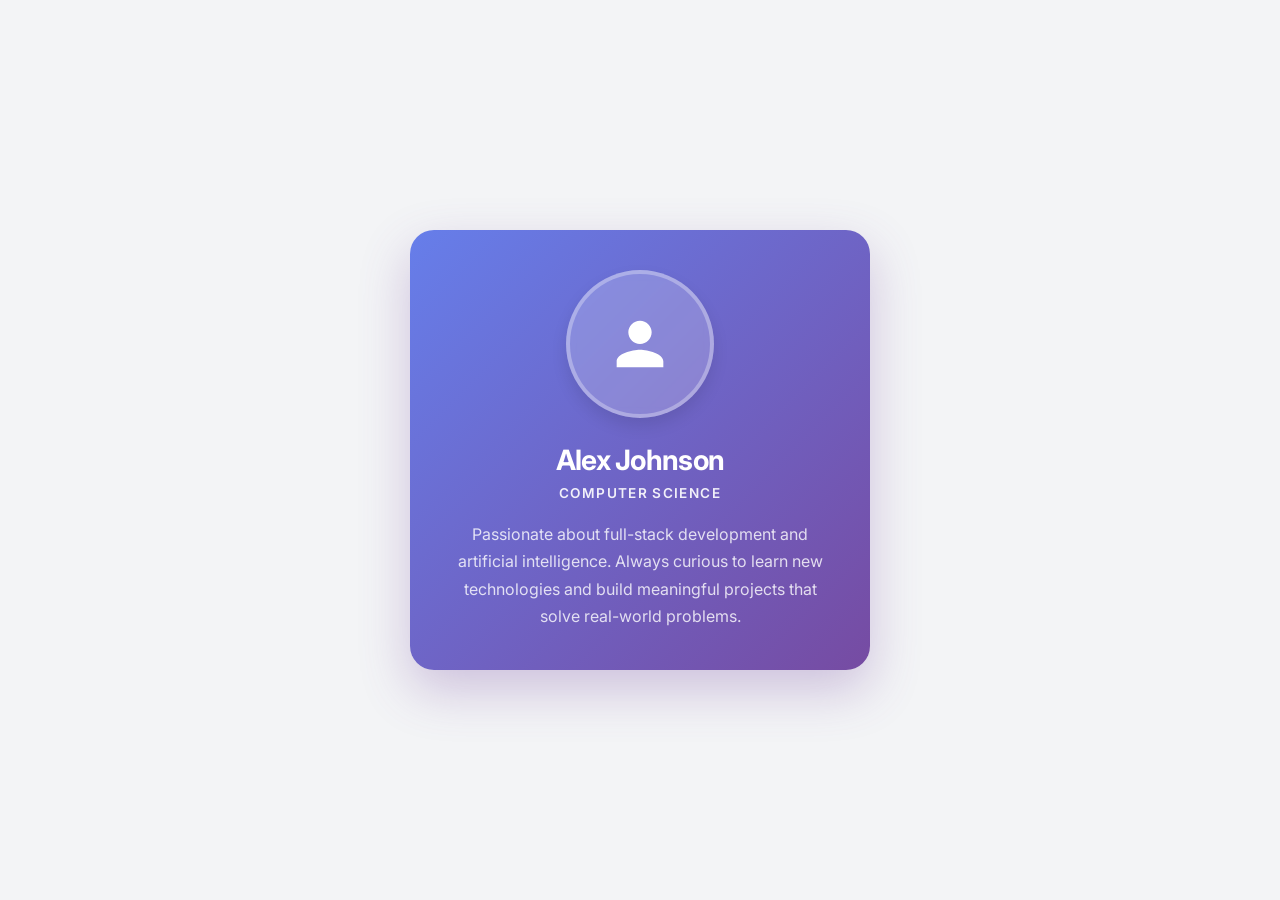
<file: index.html>
<!DOCTYPE html>
<html lang="en">
<head>
    <meta charset="UTF-8">
    <meta name="viewport" content="width=device-width, initial-scale=1.0">
    <title>Student Profile Card</title>
    <link href="https://fonts.googleapis.com/css2?family=Inter:wght@400;600;700&display=swap" rel="stylesheet">
    <style>
        :root {
            --primary-gradient: linear-gradient(135deg, #667eea 0%, #764ba2 100%);
            --text-light: #ffffff;
            --text-muted: rgba(255, 255, 255, 0.8);
            --bg-body: #f3f4f6;
        }

        body {
            font-family: 'Inter', system-ui, -apple-system, sans-serif;
            background-color: var(--bg-body);
            display: flex;
            justify-content: center;
            align-items: center;
            min-height: 100vh;
            margin: 0;
        }

        .profile-card {
            background: var(--primary-gradient);
            border-radius: 24px;
            box-shadow: 0 20px 50px rgba(118, 75, 162, 0.3);
            width: 380px;
            padding: 40px;
            text-align: center;
            transition: all 0.4s cubic-bezier(0.175, 0.885, 0.32, 1.275);
            color: var(--text-light);
        }

        .profile-card:hover {
            transform: translateY(-10px) scale(1.02);
            box-shadow: 0 30px 60px rgba(118, 75, 162, 0.4);
        }

        .profile-image {
            width: 140px;
            height: 140px;
            border-radius: 50%;
            background: rgba(255, 255, 255, 0.2);
            margin: 0 auto 25px;
            display: flex;
            justify-content: center;
            align-items: center;
            overflow: hidden;
            border: 4px solid rgba(255, 255, 255, 0.3);
            box-shadow: 0 8px 16px rgba(0, 0, 0, 0.1);
            backdrop-filter: blur(5px);
        }

        .profile-image svg {
            width: 70px;
            height: 70px;
            fill: #ffffff;
        }

        .student-name {
            margin: 0 0 8px;
            font-size: 1.75rem;
            font-weight: 700;
            color: var(--text-light);
            letter-spacing: -0.025em;
        }

        .student-stream {
            color: rgba(255, 255, 255, 0.9);
            font-weight: 600;
            text-transform: uppercase;
            font-size: 0.85rem;
            letter-spacing: 0.1em;
            margin-bottom: 20px;
            display: block;
        }

        .student-bio {
            color: var(--text-muted);
            line-height: 1.7;
            font-size: 1rem;
            margin: 0;
        }
    </style>
</head>
<body>

    <div class="profile-card">
        <div class="profile-image">
            <svg viewBox="0 0 24 24">
                <path d="M12 12c2.21 0 4-1.79 4-4s-1.79-4-4-4-4 1.79-4 4 1.79 4 4 4zm0 2c-2.67 0-8 1.34-8 4v2h16v-2c0-2.66-5.33-4-8-4z"/>
            </svg>
        </div>
        <h2 class="student-name">Alex Johnson</h2>
        <span class="student-stream">Computer Science </span>
        <p class="student-bio">
            Passionate about full-stack development and artificial intelligence. 
            Always curious to learn new technologies and build meaningful projects 
            that solve real-world problems.
        </p>
    </div>

</body>
</html>
</file>
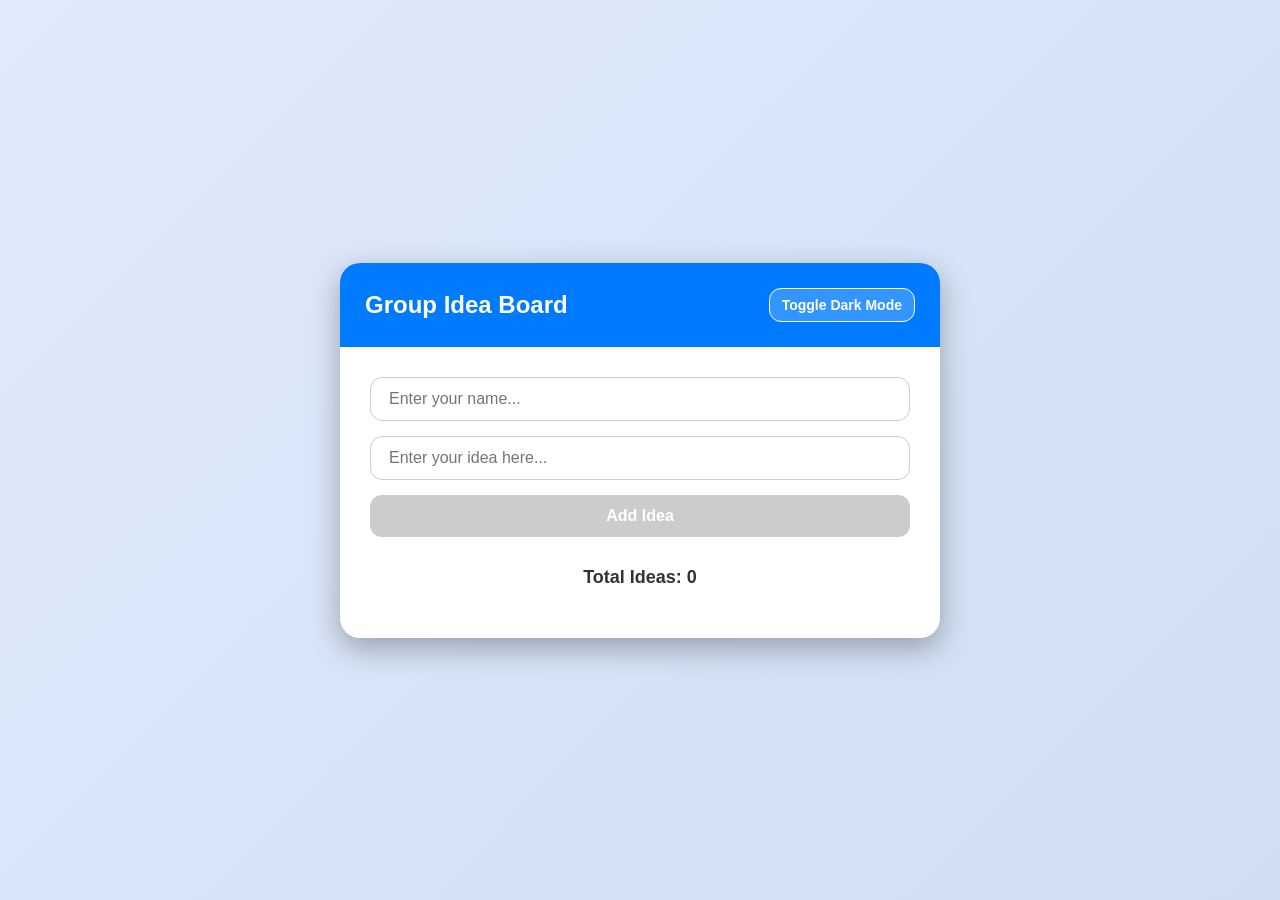
<file: day3/index.html>
<!DOCTYPE html>
<html lang="en">
<head>
    <meta charset="UTF-8">
    <meta name="viewport" content="width=device-width, initial-scale=1.0">
    <title>Group Idea Board</title>
    <link rel="stylesheet" href="style.css">
</head>
<body>
    <div class="card">
        <header>
            <h1>Group Idea Board</h1>
            <button id="theme-toggle">Toggle Dark Mode</button>
        </header>
        <main>
            <div class="input-group">
                <input type="text" id="name-input" placeholder="Enter your name...">
                <input type="text" id="idea-input" placeholder="Enter your idea here...">
                <button id="add-idea-btn" disabled>Add Idea</button>
            </div>
            <div id="idea-counter">Total Ideas: 0</div>
            <ul id="idea-list">
                <!-- Ideas will be added here -->
            </ul>
        </main>
    </div>
    <script src="script.js"></script>
</body>
</html>
</file>
<file: day3/style.css>
:root {
    --bg-color: #e0eafc;
    --bg-gradient: linear-gradient(135deg, #e0eafc 0%, #cfdef3 100%);
    --card-bg: #ffffff;
    --text-color: #333;
    --header-bg: #007bff;
    --btn-bg: #007bff;
    --btn-hover: #0056b3;
    --border-color: #ccc;
    --item-bg: #fff;
    --item-border: #e0e0e0;
    --border-radius: 20px;
    --input-radius: 12px;
}

body.dark-mode {
    --bg-color: #1a1a1a;
    --bg-gradient: linear-gradient(135deg, #1a1a1a 0%, #333 100%);
    --card-bg: #2d2d2d;
    --text-color: #f0f0f0;
    --header-bg: #444;
    --btn-bg: #007bff;
    --border-color: #555;
    --item-bg: #3d3d3d;
    --item-border: #444;
}

body {
    background: var(--bg-gradient);
    font-family: 'Segoe UI', Tahoma, Geneva, Verdana, sans-serif;
    display: flex;
    justify-content: center;
    align-items: center;
    min-height: 100vh;
    margin: 0;
    color: var(--text-color);
    transition: background 0.3s, color 0.3s;
}

.card {
    background: var(--card-bg);
    width: 100%;
    max-width: 600px;
    border-radius: var(--border-radius);
    box-shadow: 0 10px 30px rgba(0, 0, 0, 0.3);
    overflow: hidden;
    padding: 0;
    box-sizing: border-box;
    transition: background 0.3s;
}

header {
    background-color: var(--header-bg);
    color: white;
    padding: 25px;
    text-align: center;
    display: flex;
    justify-content: space-between;
    align-items: center;
}

header h1 {
    margin: 0;
    font-size: 24px;
}

#theme-toggle {
    background: rgba(255, 255, 255, 0.2);
    border: 1px solid white;
    color: white;
    padding: 8px 12px;
    border-radius: var(--input-radius);
    cursor: pointer;
    font-size: 14px;
    width: auto;
}

#theme-toggle:hover {
    background: rgba(255, 255, 255, 0.3);
}

main {
    padding: 30px;
}

.input-group {
    display: flex;
    flex-direction: column;
    gap: 15px;
    margin-bottom: 30px;
}

input, button {
    padding: 12px 18px;
    border: 1px solid var(--border-color);
    border-radius: var(--input-radius);
    font-size: 16px;
    background: var(--card-bg);
    color: var(--text-color);
    transition: all 0.2s;
}

button {
    width: 100%;
    background-color: var(--btn-bg);
    color: white;
    border: none;
    cursor: pointer;
    font-weight: bold;
}

button:hover {
    background-color: var(--btn-hover);
    transform: translateY(-1px);
}

button:disabled {
    background-color: #ccc;
    cursor: not-allowed;
    transform: none;
}

#idea-counter {
    font-weight: bold;
    margin-bottom: 15px;
    font-size: 18px;
    text-align: center;
}

#idea-list {
    list-style: none;
    padding: 0;
    margin-top: 20px;
}

#idea-list li {
    background: var(--item-bg);
    border: 1px solid var(--item-border);
    border-radius: var(--input-radius);
    padding: 15px 20px;
    margin-bottom: 15px;
    line-height: 1.5;
    display: flex;
    justify-content: space-between;
    align-items: center;
    box-shadow: 0 4px 6px rgba(0,0,0,0.1);
}

.idea-text {
    font-weight: bold;
    color: #007bff;
    font-size: 17px;
}

.author {
    display: inline-flex;
    align-items: center;
    gap: 10px;
}

.avatar {
    width: 40px;
    height: 40px;
    border-radius: 50%;
    background-color: #888;
    color: #fff;
    display: flex;
    align-items: center;
    justify-content: center;
    font-size: 14px;
    font-weight: bold;
    background-size: cover;
    background-position: center;
}

em {
    font-style: normal;
    font-weight: 500;
    opacity: 0.8;
}
</file>
